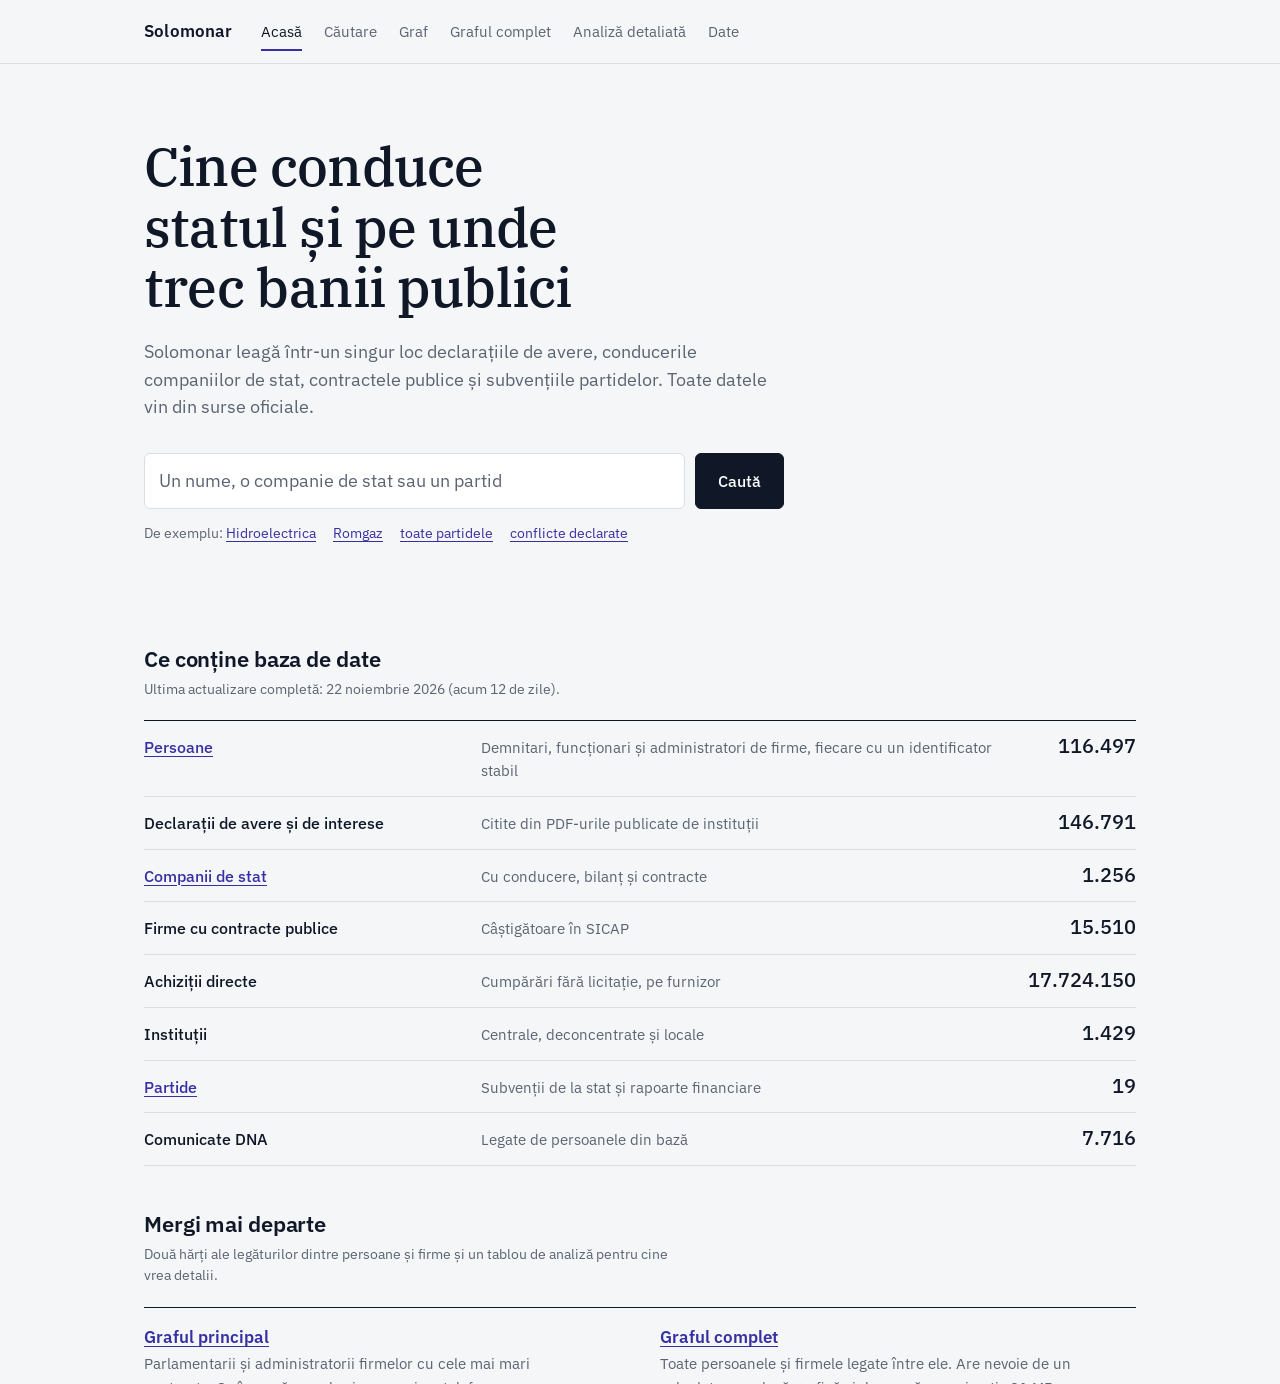
<file: index.html>
<!DOCTYPE html>
<html lang="ro">
<head>
  <meta charset="utf-8">
  <meta name="viewport" content="width=device-width, initial-scale=1">
  <meta http-equiv="refresh" content="0; url=./web/">
  <title>Solomonar — cine conduce statul și pe unde trec banii publici</title>
  <link rel="canonical" href="./web/">
  <link rel="stylesheet" href="web/solomonar.css">
</head>
<body>
  <main class="page" style="padding-top:72px;max-width:640px">
    <h1 style="font:500 32px/1.15 var(--serif);margin:0 0 12px">Solomonar</h1>
    <p>Pagina s-a mutat la <a href="./web/">web/</a>. Datele brute sunt în <a href="./data/v1/status.json">data/v1</a>, iar codul pe <a href="https://github.com/Endimion2k/solomonar">GitHub</a>.</p>
  </main>
</body>
</html>
</file>
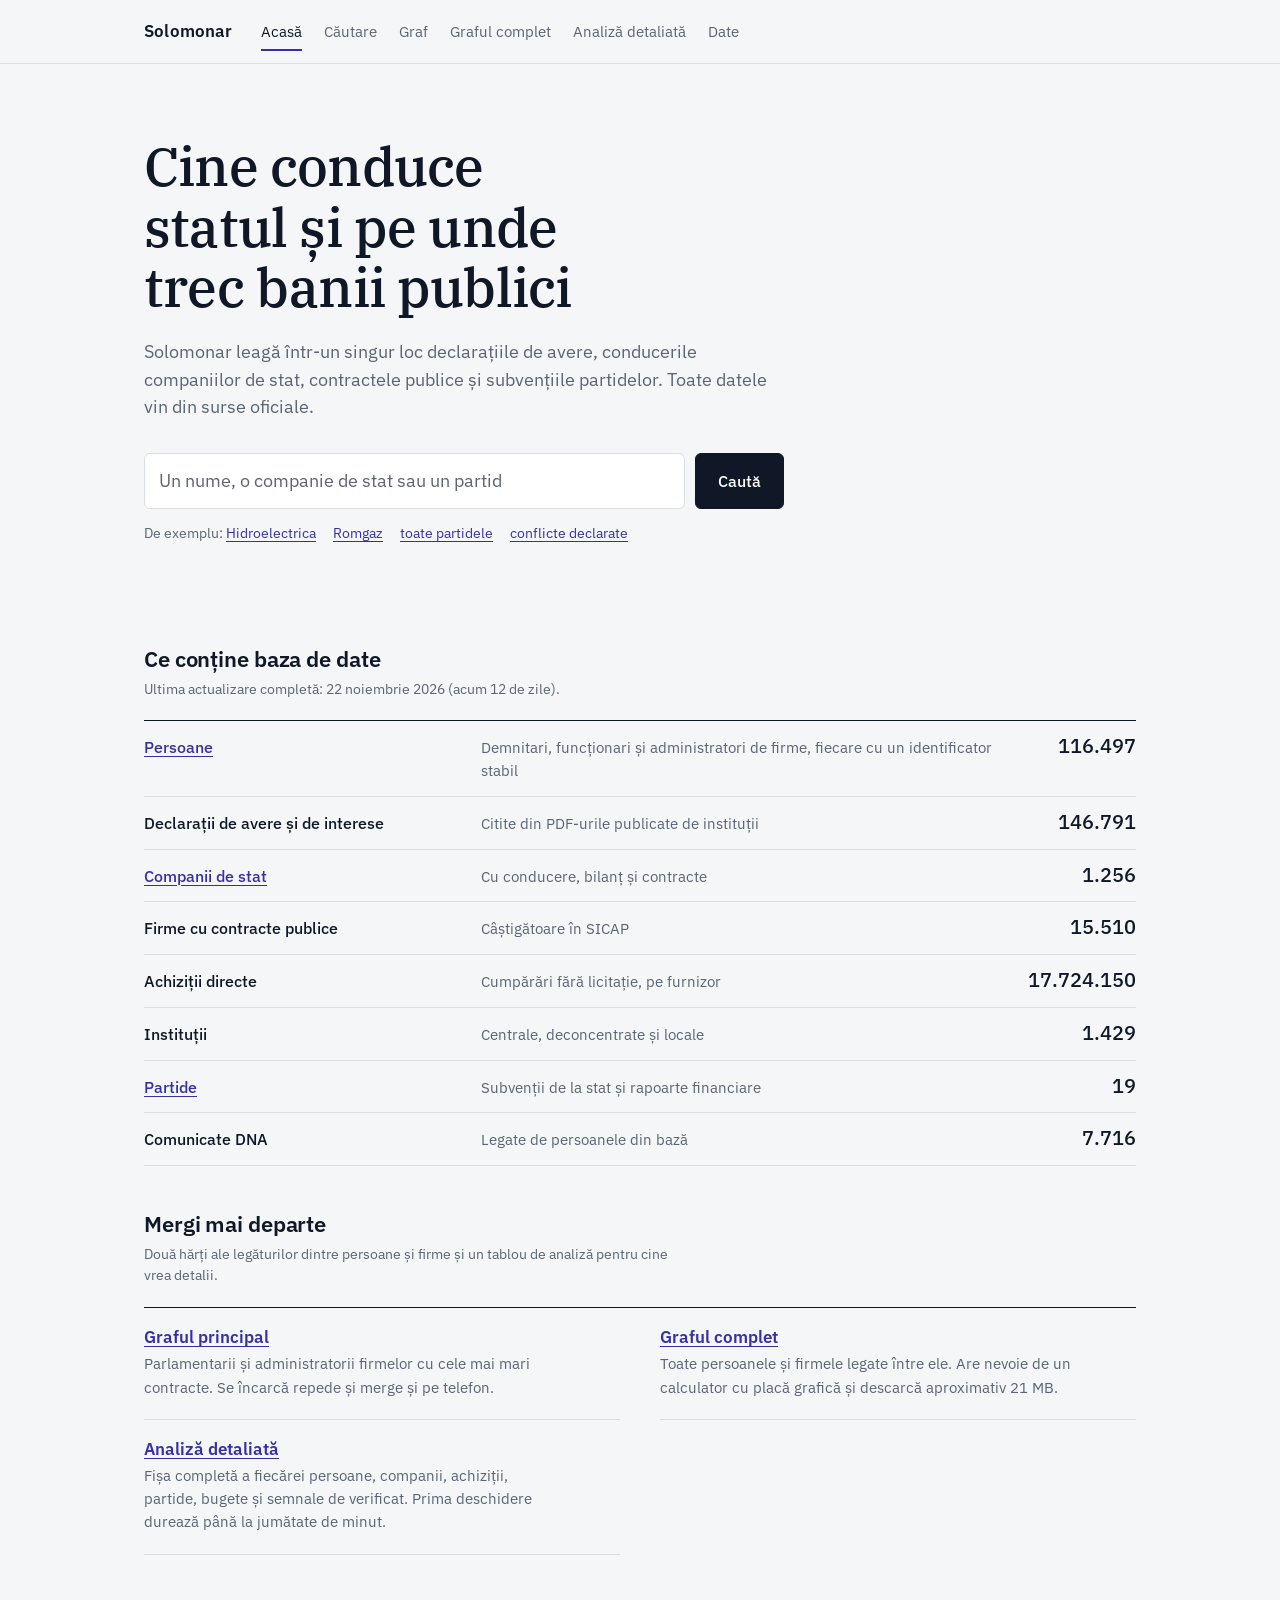
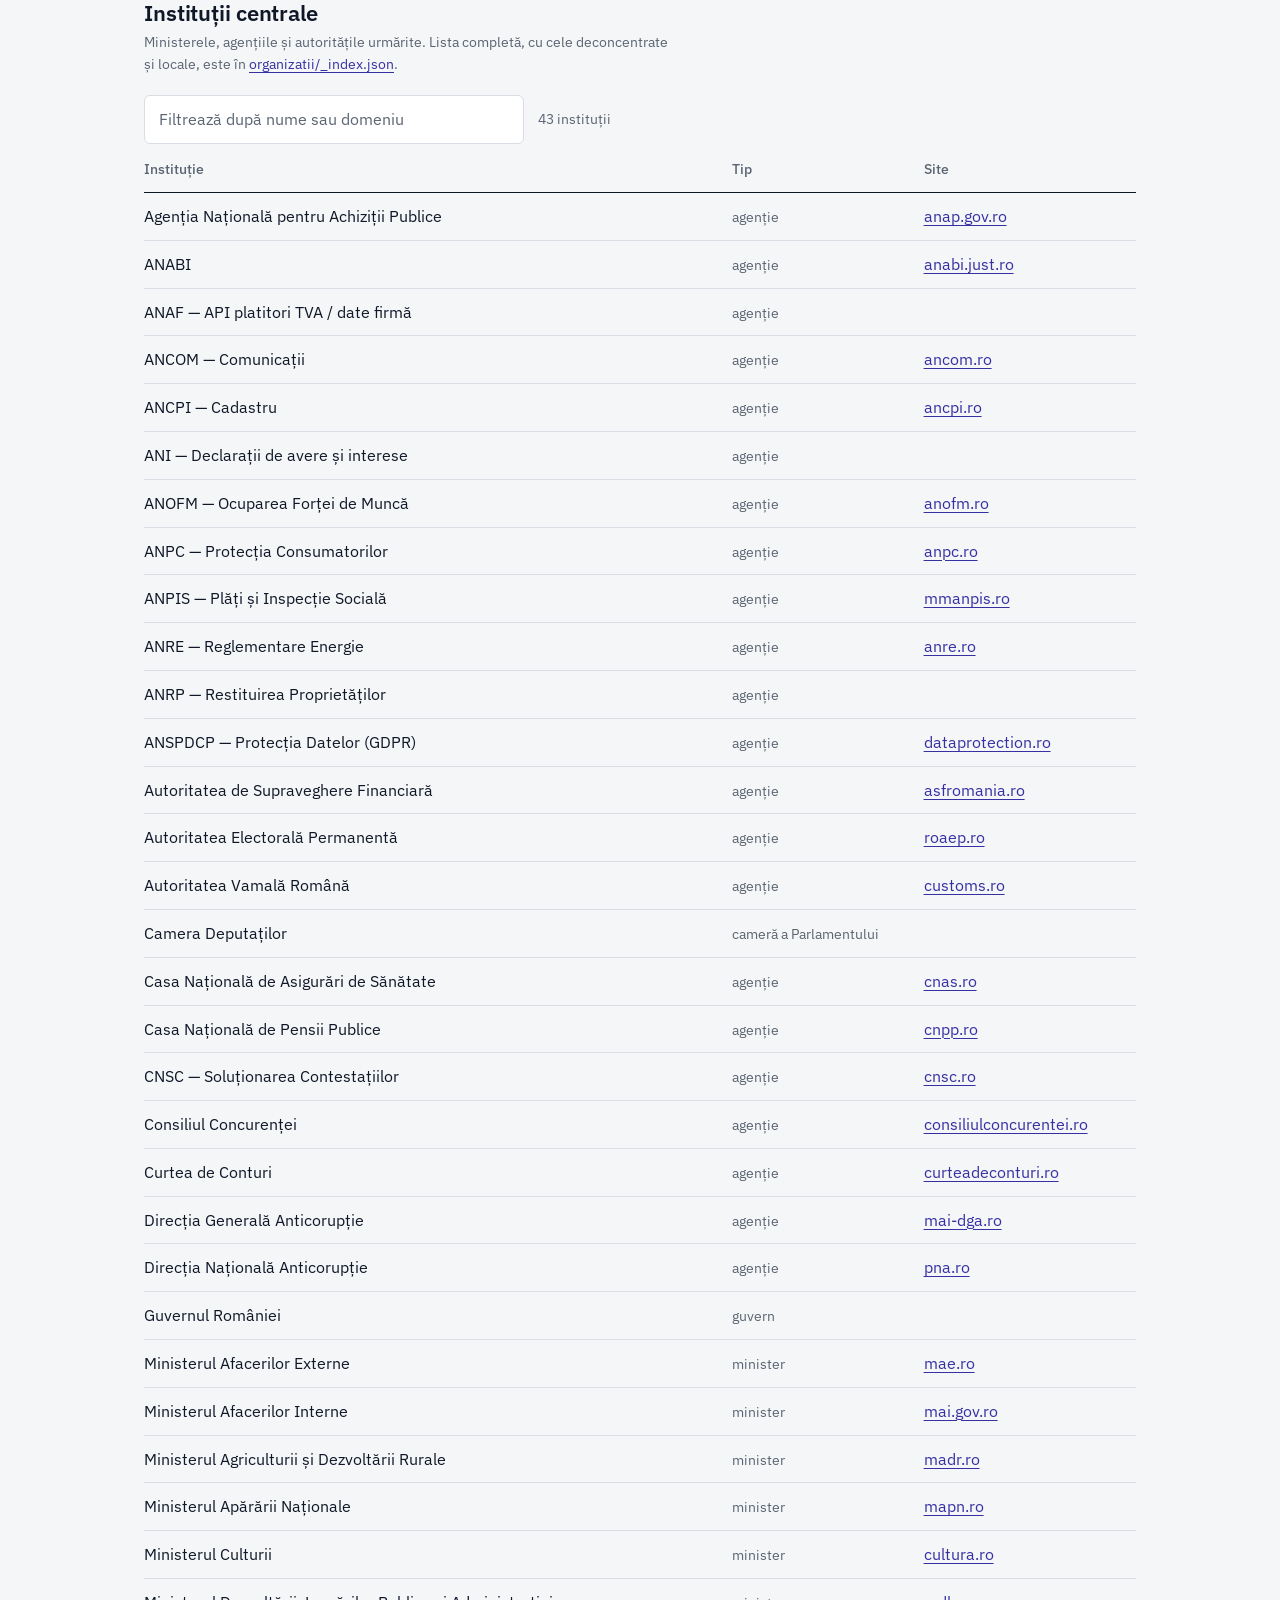
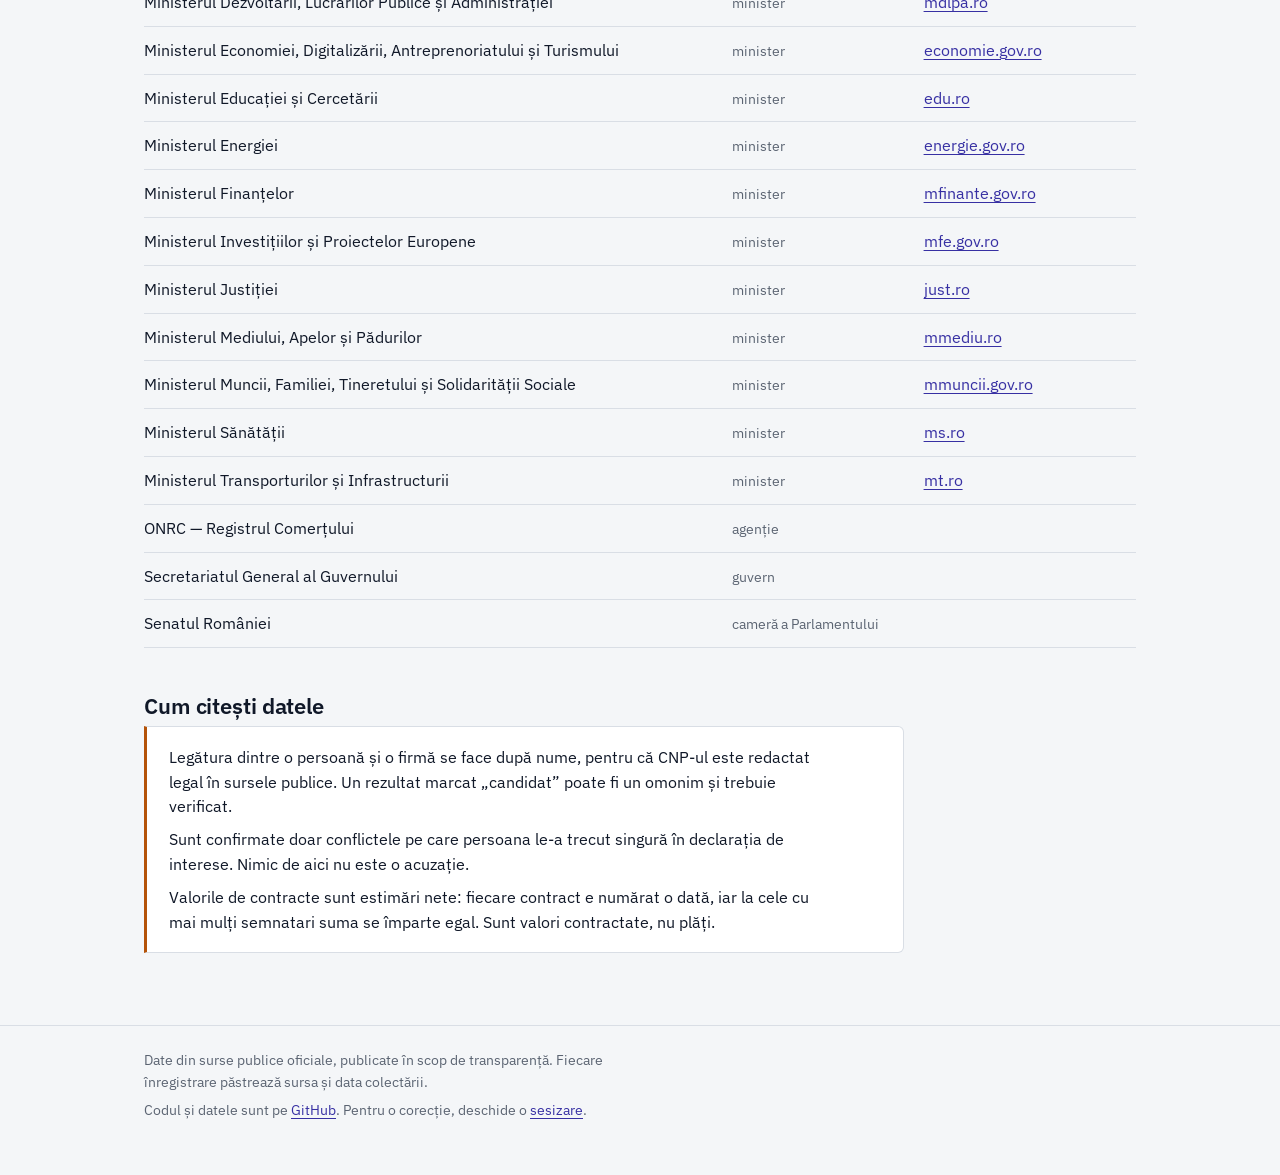
<file: web/index.html>
<!DOCTYPE html>
<html lang="ro">
<head>
  <meta charset="utf-8">
  <meta name="viewport" content="width=device-width, initial-scale=1">
  <title>Solomonar — cine conduce statul și pe unde trec banii publici</title>
  <meta name="description" content="Declarații de avere, conducerile companiilor de stat, contracte publice și subvențiile partidelor, legate într-un singur loc din surse oficiale.">
  <link rel="stylesheet" href="solomonar.css">
  <style>
    .hero { padding: 72px 0 56px; }
    .hero h1 {
      font: 500 clamp(32px, 5.2vw, 54px)/1.12 var(--serif);
      letter-spacing: -0.015em; margin: 0 0 20px; max-width: 17ch; text-wrap: balance;
    }
    .hero .lede { font-size: 18px; color: var(--muted); max-width: 58ch; margin: 0 0 32px; }
    .search-form { display: flex; gap: 10px; max-width: 640px; }
    .search-form .field { font-size: 18px; min-height: 56px; }
    .search-form .button { min-height: 56px; }
    .examples { margin: 14px 0 0; }
    .examples a { margin-right: 14px; white-space: nowrap; }

    h2 { font: 600 22px/1.25 var(--sans); margin: 0 0 6px; letter-spacing: -0.005em; }
    .section { padding: 44px 0 0; }
    .section > .note { margin: 0 0 20px; max-width: var(--measure); }

    .ledger { width: 100%; border-collapse: collapse; border-top: 1px solid var(--ink); }
    .ledger th, .ledger td { padding: 13px 0; border-bottom: 1px solid var(--line); vertical-align: baseline; text-align: left; }
    .ledger th { font-weight: 500; width: 34%; padding-right: 16px; }
    .ledger td.what { color: var(--muted); font-size: 15px; padding-right: 16px; }
    .ledger td.num { text-align: right; font: 500 20px/1.2 var(--sans); white-space: nowrap; }

    .routes { display: grid; grid-template-columns: 1fr 1fr; gap: 0 40px; border-top: 1px solid var(--ink); }
    .routes > div { padding: 18px 0 20px; border-bottom: 1px solid var(--line); }
    .routes h3 { font: 600 17px/1.3 var(--sans); margin: 0 0 4px; }
    .routes p { margin: 0; color: var(--muted); font-size: 15px; max-width: 46ch; }

    .toolbar { display: flex; gap: 14px; align-items: center; flex-wrap: wrap; margin-bottom: 4px; }
    .toolbar .field { max-width: 380px; }
    .orgs { width: 100%; border-collapse: collapse; }
    .orgs th, .orgs td { padding: 11px 12px 11px 0; border-bottom: 1px solid var(--line); text-align: left; vertical-align: baseline; }
    .orgs thead th { font-weight: 500; font-size: 14px; color: var(--muted); border-bottom-color: var(--ink); }
    .orgs td:last-child { overflow-wrap: anywhere; }

    .method { background: var(--surface); border: 1px solid var(--line); border-left: 3px solid var(--signal); border-radius: 0 6px 6px 0; padding: 18px 22px; max-width: 760px; }
    .method p { margin: 0 0 8px; max-width: var(--measure); }
    .method p:last-child { margin: 0; }

    @media (max-width: 640px) {
      .hero { padding: 40px 0 36px; }
      .search-form { flex-direction: column; }
      .ledger th { width: auto; }
      .ledger td.what { display: none; }
      .routes { grid-template-columns: 1fr; }
      .orgs th:nth-child(2), .orgs td:nth-child(2) { display: none; }
    }
  </style>
</head>
<body>
  <header class="masthead">
    <div class="masthead-inner">
      <a class="wordmark" href="index.html">Solomonar</a>
      <nav aria-label="Navigație principală">
        <a href="index.html" aria-current="page">Acasă</a>
        <a href="search.html">Căutare</a>
        <a href="graf.html">Graf</a>
        <a href="graf_full.html">Graful complet</a>
        <a href="https://solomonar.streamlit.app">Analiză detaliată</a>
        <a href="../data/v1/stats.json">Date</a>
      </nav>
    </div>
  </header>

  <main class="page">
    <section class="hero">
      <h1>Cine conduce statul și pe unde trec banii publici</h1>
      <p class="lede">Solomonar leagă într-un singur loc declarațiile de avere, conducerile companiilor de stat, contractele publice și subvențiile partidelor. Toate datele vin din surse oficiale.</p>
      <form class="search-form" action="search.html" method="get" role="search">
        <input class="field" type="search" name="q" placeholder="Un nume, o companie de stat sau un partid" aria-label="Caută o persoană, o companie sau un partid" autocomplete="off" required minlength="2">
        <button class="button" type="submit">Caută</button>
      </form>
      <p class="examples note">De exemplu:
        <a href="search.html?q=Hidroelectrica">Hidroelectrica</a>
        <a href="search.html?q=Romgaz">Romgaz</a>
        <a href="search.html?t=partid">toate partidele</a>
        <a href="search.html?t=conflict">conflicte declarate</a>
      </p>
    </section>

    <section class="section" aria-labelledby="h-ledger">
      <h2 id="h-ledger">Ce conține baza de date</h2>
      <p class="note" id="freshness">Se încarcă cifrele…</p>
      <table class="ledger">
        <tbody id="ledger"></tbody>
      </table>
    </section>

    <section class="section" aria-labelledby="h-routes">
      <h2 id="h-routes">Mergi mai departe</h2>
      <p class="note">Două hărți ale legăturilor dintre persoane și firme și un tablou de analiză pentru cine vrea detalii.</p>
      <div class="routes">
        <div>
          <h3><a href="graf.html">Graful principal</a></h3>
          <p>Parlamentarii și administratorii firmelor cu cele mai mari contracte. Se încarcă repede și merge și pe telefon.</p>
        </div>
        <div>
          <h3><a href="graf_full.html">Graful complet</a></h3>
          <p>Toate persoanele și firmele legate între ele. Are nevoie de un calculator cu placă grafică și descarcă aproximativ 21 MB.</p>
        </div>
        <div>
          <h3><a href="https://solomonar.streamlit.app">Analiză detaliată</a></h3>
          <p>Fișa completă a fiecărei persoane, companii, achiziții, partide, bugete și semnale de verificat. Prima deschidere durează până la jumătate de minut.</p>
        </div>
      </div>
    </section>

    <section class="section" aria-labelledby="h-orgs">
      <h2 id="h-orgs">Instituții centrale</h2>
      <p class="note">Ministerele, agențiile și autoritățile urmărite. Lista completă, cu cele deconcentrate și locale, este în <a href="../data/v1/organizatii/_index.json">organizatii/_index.json</a>.</p>
      <div class="toolbar">
        <input class="field" type="search" id="q" placeholder="Filtrează după nume sau domeniu" aria-label="Filtrează instituțiile">
        <span class="note" id="count" aria-live="polite"></span>
      </div>
      <table class="orgs">
        <thead><tr><th scope="col">Instituție</th><th scope="col">Tip</th><th scope="col">Site</th></tr></thead>
        <tbody id="rows"><tr><td colspan="3" class="note">Se încarcă…</td></tr></tbody>
      </table>
    </section>

    <section class="section" aria-labelledby="h-method">
      <h2 id="h-method">Cum citești datele</h2>
      <div class="method">
        <p>Legătura dintre o persoană și o firmă se face după nume, pentru că CNP-ul este redactat legal în sursele publice. Un rezultat marcat „candidat” poate fi un omonim și trebuie verificat.</p>
        <p>Sunt confirmate doar conflictele pe care persoana le-a trecut singură în declarația de interese. Nimic de aici nu este o acuzație.</p>
        <p>Valorile de contracte sunt estimări nete: fiecare contract e numărat o dată, iar la cele cu mai mulți semnatari suma se împarte egal. Sunt valori contractate, nu plăți.</p>
      </div>
    </section>
  </main>

  <footer class="footer">
    <div class="footer-inner">
      <p>Date din surse publice oficiale, publicate în scop de transparență. Fiecare înregistrare păstrează sursa și data colectării.</p>
      <p>Codul și datele sunt pe <a href="https://github.com/Endimion2k/solomonar">GitHub</a>. Pentru o corecție, deschide o <a href="https://github.com/Endimion2k/solomonar/issues">sesizare</a>.</p>
    </div>
  </footer>

  <script>
    const DATA = "../data/v1";
    const TYPE_LABEL = { ministry: "minister", agency: "agenție", government: "guvern", parliament_chamber: "cameră a Parlamentului" };
    const MS_PER_DAY = 86400000;
    let ALL = [];

    const $ = (id) => document.getElementById(id);
    const fmt = (n) => new Intl.NumberFormat("ro-RO").format(n);
    const esc = (s) => String(s ?? "").replace(/[&<>"']/g, (c) => ({ "&": "&amp;", "<": "&lt;", ">": "&gt;", '"': "&quot;", "'": "&#39;" }[c]));

    function ledgerRows(stats, status) {
      const c = status.collections || {};
      return [
        ["Persoane", "Demnitari, funcționari și administratori de firme, fiecare cu un identificator stabil", stats.gold?.persoane_canonice, "search.html?t=p"],
        ["Declarații de avere și de interese", "Citite din PDF-urile publicate de instituții", stats.declaratii?.total],
        ["Companii de stat", "Cu conducere, bilanț și contracte", stats.companii_stat?.total, "search.html?t=c"],
        ["Firme cu contracte publice", "Câștigătoare în SICAP", stats.achizitii?.firme_castigatoare],
        ["Achiziții directe", "Cumpărări fără licitație, pe furnizor", stats.achizitii?.achizitii_directe_total],
        ["Instituții", "Centrale, deconcentrate și locale", c.organizatii],
        ["Partide", "Subvenții de la stat și rapoarte financiare", stats.partide?.total, "search.html?t=partid"],
        ["Comunicate DNA", "Legate de persoanele din bază", stats.audit?.dna_comunicate],
      ].filter((r) => Number.isFinite(r[2]));
    }

    function renderLedger(stats, status) {
      $("ledger").innerHTML = ledgerRows(stats, status).map(([label, what, n, href]) =>
        `<tr><th scope="row">${href ? `<a href="${href}">${esc(label)}</a>` : esc(label)}</th><td class="what">${esc(what)}</td><td class="num">${fmt(n)}</td></tr>`
      ).join("");
      const gen = new Date(stats.generat || status.generated_at);
      if (isNaN(gen)) { $("freshness").textContent = ""; return; }
      const days = Math.max(0, Math.floor((Date.now() - gen) / MS_PER_DAY));
      const when = gen.toLocaleDateString("ro-RO", { day: "numeric", month: "long", year: "numeric" });
      const age = days === 0 ? "astăzi" : days === 1 ? "ieri" : `acum ${days} de zile`;
      $("freshness").textContent = `Ultima actualizare completă: ${when} (${age}).`;
    }

    function renderOrgs(list) {
      $("count").textContent = list.length === ALL.length ? `${list.length} instituții` : `${list.length} din ${ALL.length}`;
      if (!list.length) { $("rows").innerHTML = `<tr><td colspan="3" class="note">Nicio instituție nu se potrivește. Șterge filtrul ca să vezi toată lista.</td></tr>`; return; }
      $("rows").innerHTML = list.map((o) => {
        const domain = /^[a-z0-9.-]+$/i.test(o.domain || "") ? `<a href="https://${o.domain}" rel="noopener">${esc(o.domain)}</a>` : "";
        return `<tr><td>${esc(o.name)}</td><td class="note">${esc(TYPE_LABEL[o.type] || o.type || "")}</td><td>${domain}</td></tr>`;
      }).join("");
    }

    async function getJson(path) {
      const res = await fetch(`${DATA}/${path}`);
      if (!res.ok) throw new Error(`${path}: HTTP ${res.status}`);
      return res.json();
    }

    async function load() {
      try {
        const [status, stats, centrale] = await Promise.all([getJson("status.json"), getJson("stats.json"), getJson("organizatii/centrale.json")]);
        renderLedger(stats, status);
        ALL = (centrale.data || []).slice().sort((a, b) => (a.name || "").localeCompare(b.name || "", "ro"));
        renderOrgs(ALL);
      } catch (err) {
        $("freshness").textContent = "Cifrele nu s-au putut încărca. Reîncarcă pagina.";
        $("rows").innerHTML = `<tr><td colspan="3" class="note">Lista nu s-a putut încărca (${esc(err.message)}). Reîncarcă pagina.</td></tr>`;
      }
    }

    $("q").addEventListener("input", (e) => {
      const q = e.target.value.trim().toLowerCase();
      renderOrgs(!q ? ALL : ALL.filter((o) => (o.name || "").toLowerCase().includes(q) || (o.domain || "").toLowerCase().includes(q)));
    });
    load();
  </script>
</body>
</html>
</file>
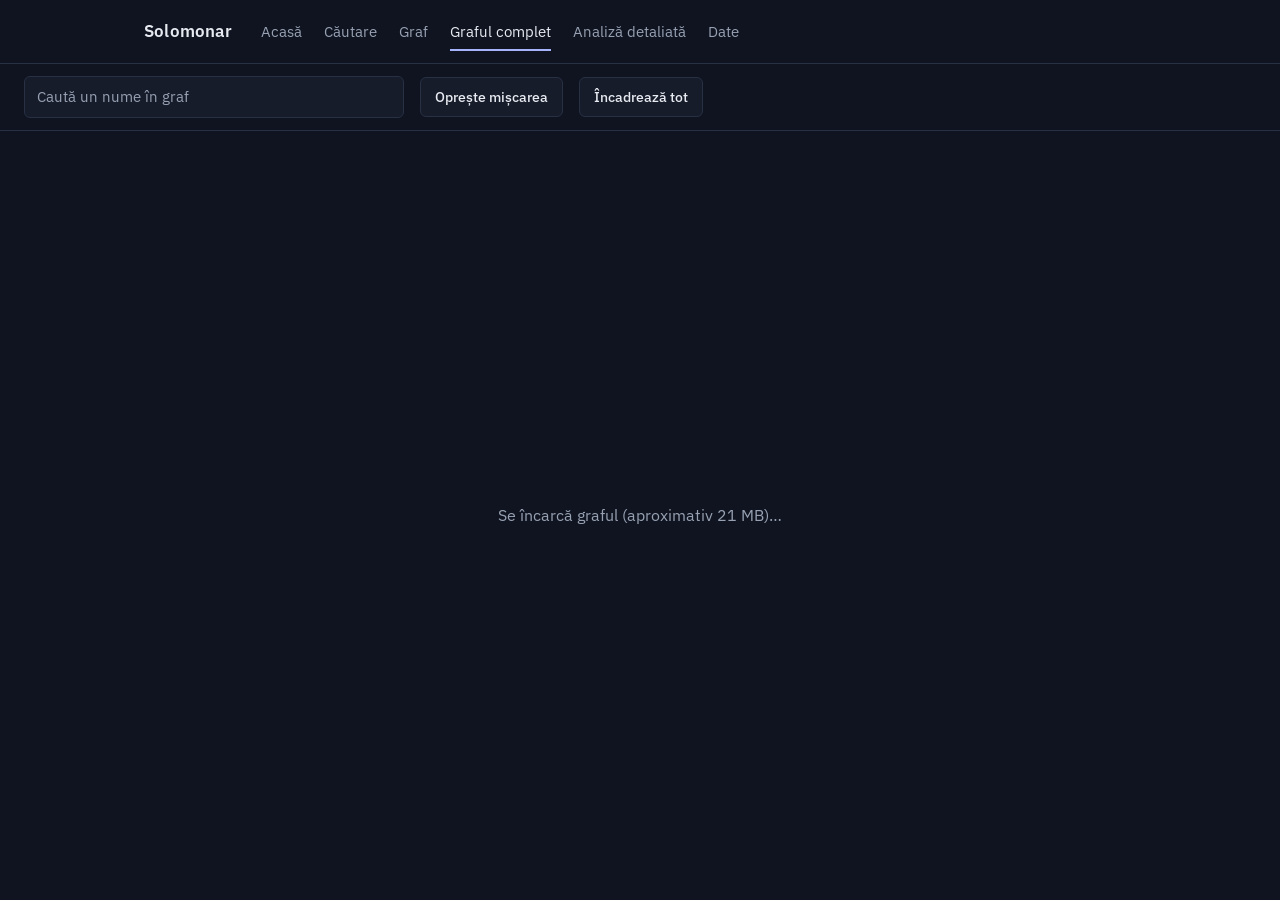
<file: web/graf_full.html>
<!DOCTYPE html>
<html lang="ro" class="canvas">
<head>
  <meta charset="utf-8">
  <meta name="viewport" content="width=device-width, initial-scale=1">
  <title>Graful complet — Solomonar</title>
  <meta name="description" content="Toate persoanele și firmele legate între ele, desenate pe placa grafică.">
  <link rel="stylesheet" href="solomonar.css">
  <style>
    html, body { height: 100%; }
    body { display: flex; flex-direction: column; overflow: hidden; }

    .bar { display: flex; gap: 10px 16px; align-items: center; flex-wrap: wrap; padding: 12px var(--gutter); border-bottom: 1px solid var(--line); }
    .finder { position: relative; flex: 1 1 260px; max-width: 380px; }
    .finder .field { min-height: 40px; padding: 8px 12px; font-size: 15px; }
    #search-results { position: absolute; left: 0; right: 0; top: calc(100% + 4px); z-index: 30; list-style: none; margin: 0; padding: 4px; max-height: 260px; overflow: auto; background: var(--surface); border: 1px solid var(--line); border-radius: 6px; }
    #search-results[hidden] { display: none; }
    #search-results button { display: block; width: 100%; min-height: 36px; padding: 6px 8px; font: inherit; font-size: 14px; color: var(--ink); background: none; border: 0; border-radius: 4px; cursor: pointer; text-align: left; }
    #search-results button:hover, #search-results button:focus-visible { background: var(--accent-soft); }
    #search-results small { color: var(--muted); }
    .bar .stats { margin: 0 0 0 auto; }

    .stage { position: relative; flex: 1; min-height: 0; }
    #graph { position: absolute; inset: 0; }
    #graph canvas { display: block; }
    .overlay { position: absolute; inset: 0; z-index: 20; display: flex; align-items: center; justify-content: center; padding: 24px; text-align: center; background: var(--paper); color: var(--muted); }
    .overlay[hidden] { display: none; }

    .legend { position: absolute; left: 16px; bottom: 16px; z-index: 10; display: grid; grid-template-columns: auto auto; gap: 4px 16px; padding: 10px 14px; font-size: 14px; background: var(--surface); border: 1px solid var(--line); border-radius: 6px; }
    .legend span { display: flex; align-items: center; gap: 8px; }
    .legend i { width: 10px; height: 10px; border-radius: 50%; flex: none; }
    #status { position: absolute; right: 16px; bottom: 16px; z-index: 10; margin: 0; max-width: min(46ch, calc(100% - 32px)); padding: 8px 12px; background: var(--surface); border: 1px solid var(--line); border-radius: 6px; }

    #tooltip { position: fixed; z-index: 40; pointer-events: none; max-width: 300px; padding: 10px 12px; font-size: 14px; background: var(--surface); border: 1px solid var(--line); border-radius: 6px; }
    #tooltip[hidden] { display: none; }
    #tooltip strong { display: block; margin-bottom: 2px; }
    #tooltip span { color: var(--muted); }

    @media (max-width: 640px) {
      .bar .stats { margin-left: 0; flex-basis: 100%; }
      .legend { left: 8px; bottom: 8px; }
      #status { left: 8px; right: 8px; bottom: auto; top: 8px; max-width: none; }
    }
  </style>
</head>
<body>
  <header class="masthead">
    <div class="masthead-inner">
      <a class="wordmark" href="index.html">Solomonar</a>
      <nav aria-label="Navigație principală">
        <a href="index.html">Acasă</a>
        <a href="search.html">Căutare</a>
        <a href="graf.html">Graf</a>
        <a href="graf_full.html" aria-current="page">Graful complet</a>
        <a href="https://solomonar.streamlit.app">Analiză detaliată</a>
        <a href="../data/v1/stats.json">Date</a>
      </nav>
    </div>
  </header>

  <div class="bar">
    <div class="finder">
      <input class="field" id="search" type="search" placeholder="Caută un nume în graf" autocomplete="off" aria-label="Caută un nod după nume">
      <ul id="search-results" hidden></ul>
    </div>
    <button class="button quiet" id="btn-pause" type="button">Oprește mișcarea</button>
    <button class="button quiet" id="btn-fit" type="button">Încadrează tot</button>
    <p class="note stats"><span id="stats"></span> <a id="scope-link" href="?toate=1"></a></p>
  </div>

  <main class="stage">
    <div id="graph" role="img" aria-label="Graf cu persoane și firme legate între ele"></div>
    <div class="legend" aria-label="Legendă">
      <span><i style="background:var(--node-parlamentar)"></i>parlamentar</span>
      <span><i style="background:var(--node-conflict)"></i>conflict declarat</span>
      <span><i style="background:var(--node-companie)"></i>firmă</span>
      <span><i style="background:var(--node-persoana)"></i>persoană</span>
    </div>
    <p class="note" id="status">Apasă pe un punct ca să-i vezi legăturile. Rotița mărește, tragerea mută harta.</p>
    <div class="overlay" id="loading">Se încarcă graful (aproximativ 21 MB)…</div>
  </main>

  <div id="tooltip" hidden></div>

<script type="module">
import { Graph } from "https://esm.sh/@cosmos.gl/graph@2.6.4";

const DATA_URL = "../data/v1/graf/graph_full.json";
const SPACE = 4096;               // limita cosmos.gl (WebGL)
const MIN_COMPONENT = 3;          // sub acest prag = pereche izolată, ascunsă implicit
const MAX_SEARCH_HITS = 25;
const HINT = "Apasă pe un punct ca să-i vezi legăturile. Rotița mărește, tragerea mută harta.";
const TYPE_LABEL = { parlamentar: "parlamentar", conflict: "conflict declarat", companie: "firmă", persoana: "persoană" };

const $ = (id) => document.getElementById(id);
const css = (name) => getComputedStyle(document.documentElement).getPropertyValue(name).trim();
const fmt = (n) => new Intl.NumberFormat("ro-RO").format(n);
const esc = (s) => String(s ?? "").replace(/[&<>"']/g, (c) => ({ "&": "&amp;", "<": "&lt;", ">": "&gt;", '"': "&quot;", "'": "&#39;" }[c]));
const norm = (s) => String(s ?? "").normalize("NFKD").replace(/[̀-ͯ]/g, "").toLowerCase();

function hexToRgb(hex) {
  const n = parseInt(hex.replace("#", ""), 16);
  return [(n >> 16) & 255, (n >> 8) & 255, n & 255];
}
const COLOR_HEX = {
  parlamentar: css("--node-parlamentar"), conflict: css("--node-conflict"),
  companie: css("--node-companie"), persoana: css("--node-persoana"),
};
const FALLBACK_HEX = css("--muted");

function fmtLei(v) {
  v = +v || 0;
  if (v >= 1e9) return (v / 1e9).toLocaleString("ro-RO", { maximumFractionDigits: 2 }) + " mld. lei";
  if (v >= 1e6) return (v / 1e6).toLocaleString("ro-RO", { maximumFractionDigits: 1 }) + " mil. lei";
  return fmt(Math.round(v)) + " lei";
}

function showError(text) {
  $("loading").hidden = false;
  $("loading").textContent = text;
}

/* Păstrează doar nodurile din componente conexe cu cel puțin `minSize` noduri (union-find). */
function keepLargeComponents(nodes, links, minSize) {
  const index = new Map(nodes.map((n, i) => [n.id, i]));
  const parent = Int32Array.from(nodes, (_, i) => i);
  const find = (x) => { while (parent[x] !== x) { parent[x] = parent[parent[x]]; x = parent[x]; } return x; };
  const pairs = [];
  for (const l of links) {
    const s = index.get(l.source), t = index.get(l.target);
    if (s === undefined || t === undefined) continue;
    pairs.push([s, t]);
    const rs = find(s), rt = find(t);
    if (rs !== rt) parent[rs] = rt;
  }
  const size = new Int32Array(nodes.length);
  for (let i = 0; i < nodes.length; i++) size[find(i)]++;
  const remap = new Int32Array(nodes.length).fill(-1);
  const kept = [];
  for (let i = 0; i < nodes.length; i++) {
    if (size[find(i)] >= minSize) { remap[i] = kept.length; kept.push(nodes[i]); }
  }
  const keptPairs = pairs.filter(([s, t]) => remap[s] >= 0 && remap[t] >= 0).map(([s, t]) => [remap[s], remap[t]]);
  return { nodes: kept, pairs: keptPairs };
}

async function main() {
  let data;
  try {
    const resp = await fetch(DATA_URL);
    if (!resp.ok) throw new Error(`HTTP ${resp.status}`);
    $("loading").textContent = "Se pregătește graful…";
    data = await resp.json();
  } catch (err) {
    showError(`Graful nu s-a putut încărca (${err.message}). Reîncarcă pagina.`);
    return;
  }

  const showAll = new URLSearchParams(location.search).has("toate");
  const { nodes, pairs } = keepLargeComponents(data.nodes, data.links, showAll ? 1 : MIN_COMPONENT);
  const N = nodes.length;
  const hiddenCount = data.nodes.length - N;

  $("stats").textContent = `${fmt(N)} noduri, ${fmt(pairs.length)} legături.`;
  const scope = $("scope-link");
  if (showAll) { scope.textContent = "Ascunde perechile izolate"; scope.href = location.pathname; }
  else if (hiddenCount) { scope.textContent = `Arată și cele ${fmt(hiddenCount)} din perechi izolate`; scope.href = "?toate=1"; }
  else scope.remove();

  const positions = new Float32Array(N * 2);
  const colors = new Float32Array(N * 4);
  const sizes = new Float32Array(N);
  for (let i = 0; i < N; i++) {
    positions[i * 2] = Math.random() * SPACE;
    positions[i * 2 + 1] = Math.random() * SPACE;
    const [r, g, b] = hexToRgb(COLOR_HEX[nodes[i].type] || FALLBACK_HEX);
    colors.set([r / 255, g / 255, b / 255, 1], i * 4);
    sizes[i] = Math.min(2 + Math.sqrt(nodes[i].deg || 0) * 2.4, 22);
  }
  const linkArr = new Float32Array(pairs.length * 2);
  pairs.forEach(([s, t], k) => { linkArr[k * 2] = s; linkArr[k * 2 + 1] = t; });

  let running = true;
  const graph = new Graph($("graph"), {
    backgroundColor: css("--paper"),
    spaceSize: SPACE,
    pointSizeScale: 1,
    scalePointsOnZoom: true,
    renderLinks: true,
    linkColor: "rgba(151,161,178,0.2)",
    linkWidth: 0.4,
    linkArrows: false,
    pointGreyoutOpacity: 0.08,
    linkGreyoutOpacity: 0.02,
    hoveredPointCursor: "pointer",
    renderHoveredPointRing: true,
    hoveredPointRingColor: css("--ink"),
    focusedPointRingColor: css("--ink"),
    enableDrag: true,
    fitViewOnInit: false,
    simulationGravity: 0.18,
    simulationRepulsion: 0.9,
    simulationLinkSpring: 1.1,
    simulationLinkDistance: 6,
    simulationFriction: 0.86,
    simulationDecay: 2500,
    onClick: (index) => (index == null ? clearHighlight() : highlightNeighbors(index)),
    onPointMouseOver: (index, pos, event) => showTooltip(index, event),
    onPointMouseOut: hideTooltip,
    onSimulationEnd: () => { running = false; $("btn-pause").textContent = "Pornește mișcarea"; },
  });
  graph.setPointPositions(positions);
  graph.setPointColors(colors);
  graph.setPointSizes(sizes);
  graph.setLinks(linkArr);
  graph.render();
  graph.start();
  setTimeout(() => graph.fitView(800), 600);

  function showTooltip(index, event) {
    const n = nodes[index];
    if (!n) return;
    const tip = $("tooltip");
    tip.innerHTML = `<strong>${esc(n.label)}</strong><span>${esc(TYPE_LABEL[n.type] || n.type)}, ${fmt(n.deg || 0)} legături` +
      (n.contracte ? `<br>contracte cu statul (brut): ${esc(fmtLei(n.contracte))}` : "") +
      (n.directe ? `<br>achiziții directe: ${esc(fmtLei(n.directe))}` : "") + "</span>";
    tip.hidden = false;
    const x = event?.clientX ?? 0, y = event?.clientY ?? 0;
    tip.style.left = Math.min(x + 14, innerWidth - tip.offsetWidth - 8) + "px";
    tip.style.top = Math.min(y + 14, innerHeight - tip.offsetHeight - 8) + "px";
  }
  function hideTooltip() { $("tooltip").hidden = true; }

  function clearHighlight() {
    graph.unselectPoints?.();
    $("status").textContent = HINT;
  }

  function highlightNeighbors(index) {
    let adjacent = [];
    try { adjacent = graph.getAdjacentIndices(index) || []; } catch { adjacent = []; }
    graph.selectPointsByIndices?.([...new Set([index, ...adjacent])]);
    $("status").textContent = `${nodes[index].label}: ${fmt(adjacent.length)} legături evidențiate. Apasă pe fundal ca să anulezi.`;
  }

  const input = $("search"), results = $("search-results");
  input.addEventListener("input", () => {
    const q = norm(input.value.trim());
    const hits = [];
    if (q.length >= 2) {
      for (let i = 0; i < N && hits.length < MAX_SEARCH_HITS; i++) if (norm(nodes[i].label).includes(q)) hits.push(i);
    }
    results.hidden = !hits.length;
    results.innerHTML = hits.map((i) =>
      `<li><button type="button" data-idx="${i}">${esc(nodes[i].label)} <small>${esc(TYPE_LABEL[nodes[i].type] || nodes[i].type)}</small></button></li>`
    ).join("");
  });
  results.addEventListener("click", (e) => {
    const btn = e.target.closest("button[data-idx]");
    if (!btn) return;
    const idx = Number(btn.dataset.idx);
    results.hidden = true;
    input.value = nodes[idx].label;
    try { graph.zoomToPointByIndex?.(idx, 1500, 8); } catch { /* versiuni fără zoom pe punct */ }
    highlightNeighbors(idx);
  });
  document.addEventListener("click", (e) => { if (!e.target.closest(".finder")) results.hidden = true; });

  $("btn-pause").addEventListener("click", () => {
    if (running) graph.pause(); else graph.start();
    running = !running;
    $("btn-pause").textContent = running ? "Oprește mișcarea" : "Pornește mișcarea";
  });
  $("btn-fit").addEventListener("click", () => graph.fitView(600));

  $("loading").hidden = true;
}

main().catch((err) => showError(`Graful nu a pornit (${err?.message || err}). Pagina are nevoie de WebGL.`));
</script>
</body>
</html>
</file>
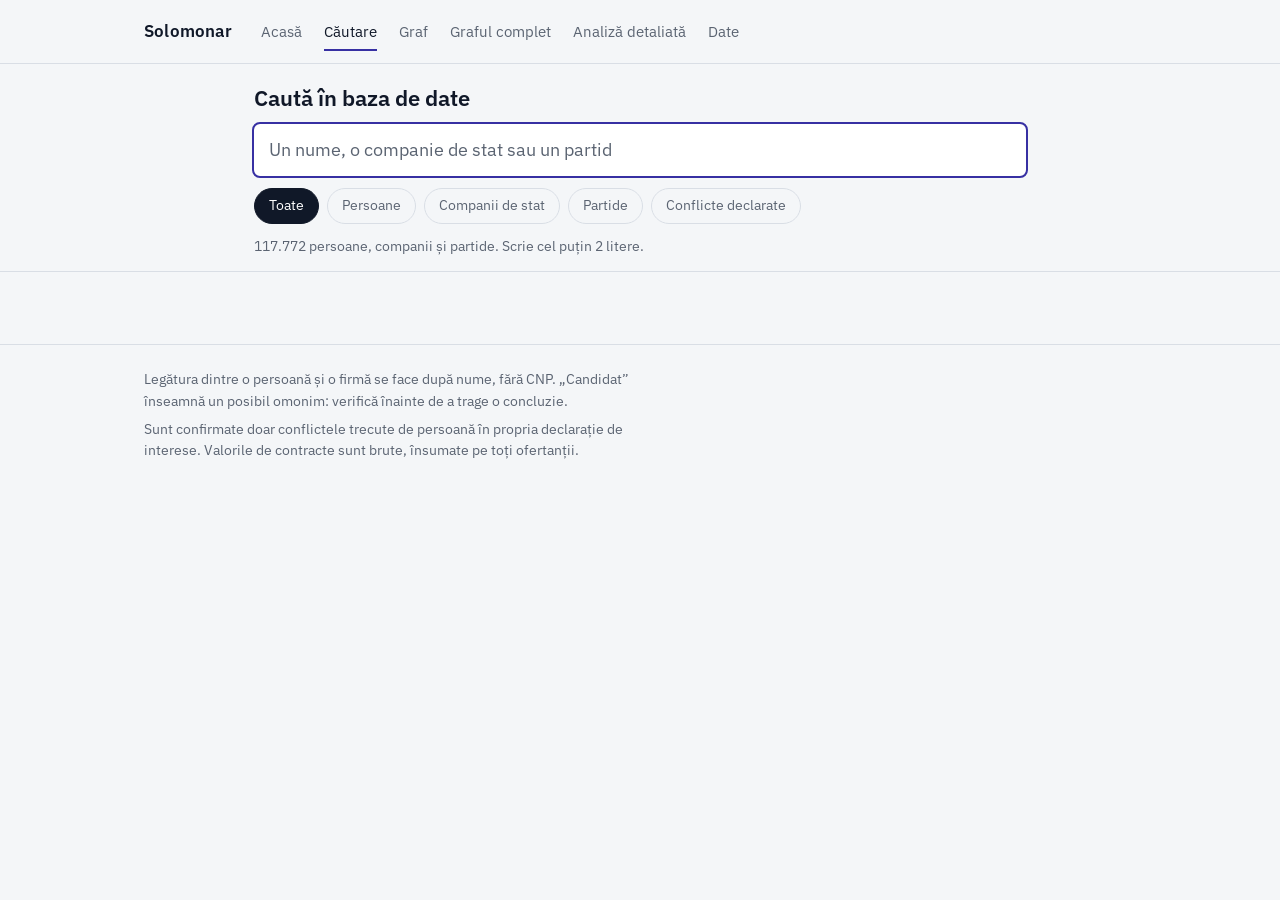
<file: web/search.html>
<!DOCTYPE html>
<html lang="ro">
<head>
  <meta charset="utf-8">
  <meta name="viewport" content="width=device-width, initial-scale=1">
  <title>Căutare — Solomonar</title>
  <meta name="description" content="Caută o persoană, o companie de stat sau un partid: declarații, conducere, contracte, subvenții.">
  <link rel="stylesheet" href="solomonar.css">
  <style>
    .searchbar { position: sticky; top: 0; z-index: 5; background: var(--paper); border-bottom: 1px solid var(--line); padding: 20px 0 14px; }
    .searchbar .inner { max-width: 820px; margin: 0 auto; padding: 0 var(--gutter); }
    h1 { font: 600 22px/1.25 var(--sans); margin: 0 0 12px; }
    .searchbar .field { font-size: 18px; }
    .filters { display: flex; gap: 8px; flex-wrap: wrap; margin-top: 12px; }
    .chip {
      font: inherit; font-size: 14px; min-height: 36px; padding: 0 14px; cursor: pointer;
      color: var(--muted); background: transparent; border: 1px solid var(--line); border-radius: 18px;
    }
    .chip:hover { color: var(--ink); border-color: var(--muted); }
    .chip[aria-pressed="true"] { color: var(--surface); background: var(--ink); border-color: var(--ink); }
    #status { margin: 12px 0 0; }

    .results { max-width: 820px; margin: 0 auto; padding: 0 var(--gutter); list-style: none; }
    .result { padding: 18px 0; border-bottom: 1px solid var(--line); }
    .result .top { display: flex; justify-content: space-between; align-items: baseline; gap: 6px 14px; flex-wrap: wrap; }
    .result .name { font: 600 17px/1.3 var(--sans); overflow-wrap: anywhere; }
    .result .facts { margin: 4px 0 0; color: var(--muted); font-size: 15px; }
    .result .facts b { color: var(--ink); font-weight: 500; }
    .result .links { margin: 6px 0 0; font-size: 14px; color: var(--muted); overflow-wrap: anywhere; }
    .result .links span { color: var(--ink); }
    .conflict { margin: 10px 0 0; padding: 10px 14px; font-size: 15px; background: var(--signal-soft); border-left: 3px solid var(--signal); border-radius: 0 6px 6px 0; }
    mark { background: var(--accent-soft); color: inherit; border-radius: 2px; padding: 0 1px; }
    .empty { max-width: 820px; margin: 0 auto; padding: 40px var(--gutter); color: var(--muted); }
    @media (max-width: 640px) { .searchbar { position: static; } }
  </style>
</head>
<body>
  <header class="masthead">
    <div class="masthead-inner">
      <a class="wordmark" href="index.html">Solomonar</a>
      <nav aria-label="Navigație principală">
        <a href="index.html">Acasă</a>
        <a href="search.html" aria-current="page">Căutare</a>
        <a href="graf.html">Graf</a>
        <a href="graf_full.html">Graful complet</a>
        <a href="https://solomonar.streamlit.app">Analiză detaliată</a>
        <a href="../data/v1/stats.json">Date</a>
      </nav>
    </div>
  </header>

  <div class="searchbar">
    <div class="inner">
      <h1>Caută în baza de date</h1>
      <input class="field" type="search" id="q" placeholder="Un nume, o companie de stat sau un partid" autocomplete="off" aria-label="Caută">
      <div class="filters" id="filters" role="group" aria-label="Filtrează după tip">
        <button class="chip" type="button" data-t="" aria-pressed="true">Toate</button>
        <button class="chip" type="button" data-t="p" aria-pressed="false">Persoane</button>
        <button class="chip" type="button" data-t="c" aria-pressed="false">Companii de stat</button>
        <button class="chip" type="button" data-t="partid" aria-pressed="false">Partide</button>
        <button class="chip" type="button" data-t="conflict" aria-pressed="false">Conflicte declarate</button>
      </div>
      <p class="note" id="status" aria-live="polite">Se încarcă indexul (13 MB)…</p>
    </div>
  </div>

  <main>
    <ul class="results" id="results"></ul>
  </main>

  <footer class="footer">
    <div class="footer-inner">
      <p>Legătura dintre o persoană și o firmă se face după nume, fără CNP. „Candidat” înseamnă un posibil omonim: verifică înainte de a trage o concluzie.</p>
      <p>Sunt confirmate doar conflictele trecute de persoană în propria declarație de interese. Valorile de contracte sunt brute, însumate pe toți ofertanții.</p>
    </div>
  </footer>

  <script>
    const DATA = "../data/v1";
    const MAX_RESULTS = 300;
    const MIN_QUERY = 2;
    const LISTABLE_WITHOUT_QUERY = new Set(["c", "partid", "conflict"]);
    const CONFIDENCE = { high: "identitate confirmată", context: "potrivire cu context", candidat: "candidat, posibil omonim" };
    const CONFIDENCE_TAG = { high: "is-ok", context: "is-accent", candidat: "" };

    const elQ = document.getElementById("q");
    const elR = document.getElementById("results");
    const elS = document.getElementById("status");
    const chips = [...document.querySelectorAll(".chip")];

    const params = new URLSearchParams(location.search);
    let INDEX = [];
    let TYPE = chips.some((c) => c.dataset.t === params.get("t")) ? params.get("t") : "";
    let Q = "";

    const fmt = (n) => (n == null ? "—" : new Intl.NumberFormat("ro-RO").format(n));
    const esc = (s) => String(s ?? "").replace(/[&<>"']/g, (c) => ({ "&": "&amp;", "<": "&lt;", ">": "&gt;", '"': "&quot;", "'": "&#39;" }[c]));
    const norm = (s) => String(s ?? "").normalize("NFKD").replace(/[̀-ͯ]/g, "").toLowerCase();

    function syncChips() { chips.forEach((c) => c.setAttribute("aria-pressed", String(c.dataset.t === TYPE))); }

    function syncUrl() {
      const p = new URLSearchParams();
      if (elQ.value.trim()) p.set("q", elQ.value.trim());
      if (TYPE) p.set("t", TYPE);
      history.replaceState(null, "", p.toString() ? `?${p}` : location.pathname);
    }

    function highlight(name) {
      if (Q.length < MIN_QUERY) return esc(name);
      const i = norm(name).indexOf(Q);
      if (i < 0 || norm(name).length !== name.length) return esc(name);
      return esc(name.slice(0, i)) + "<mark>" + esc(name.slice(i, i + Q.length)) + "</mark>" + esc(name.slice(i + Q.length));
    }

    function listLine(label, items) {
      return items && items.length ? `<p class="links">${label}: <span>${items.map((x) => esc(String(x).trim())).join(", ")}</span></p>` : "";
    }

    function personRow(i) {
      const facts = [];
      if (i.rol) facts.push(`<b>${esc(i.rol)}</b>`);
      if (i.nd) facts.push(`${fmt(i.nd)} ${i.nd === 1 ? "declarație" : "declarații"}`);
      if (i.nc) facts.push(`${fmt(i.nc)} ${i.nc === 1 ? "firmă" : "firme"}`);
      if (i.ct) facts.push(`contracte ale firmelor: <b>${fmt(i.ct)} lei</b>`);
      const conflict = i.conflict
        ? `<p class="conflict">Conflict trecut în propria declarație: ${i.conflict.map((c) => esc(c.f) + (c.v ? ` (${fmt(c.v)} lei în contracte)` : "")).join("; ")}</p>`
        : "";
      return `<li class="result"><div class="top"><span class="name">${highlight(i.n)}</span>
        <span class="tag ${CONFIDENCE_TAG[i.inc] || ""}">persoană, ${esc(CONFIDENCE[i.inc] || i.inc || "")}</span></div>
        ${facts.length ? `<p class="facts">${facts.join(", ")}</p>` : ""}${conflict}
        ${listLine("Conduce", i.co)}${listLine("Declară la", i.in)}</li>`;
    }

    function companyRow(i) {
      const facts = [];
      if (i.sector) facts.push(esc(i.sector));
      if (i.fin) facts.push(`cifră de afaceri <b>${fmt(i.fin.ca)} lei</b>` + (i.fin.profit != null ? `, profit ${fmt(i.fin.profit)} lei` : ""));
      if (i.contracte) facts.push(`contracte cu statul <b>${fmt(i.contracte.total)} lei</b> (${fmt(i.contracte.nr)})`);
      return `<li class="result"><div class="top"><span class="name">${highlight(i.n)}</span>
        <span class="tag is-ok">companie de stat${i.cui ? `, CUI ${esc(i.cui)}` : ""}</span></div>
        ${facts.length ? `<p class="facts">${facts.join("; ")}</p>` : ""}${listLine("Conducere", i.reps)}</li>`;
    }

    function partyRow(i) {
      return `<li class="result"><div class="top"><span class="name">${highlight(i.n)}</span><span class="tag is-signal">partid</span></div>
        <p class="facts">subvenție de la stat <b>${fmt(i.subv)} lei</b>, ${fmt(i.rvc)} rapoarte financiare, ${fmt(i.dep)} deputați, ${fmt(i.sen)} senatori</p></li>`;
    }

    const ROW = { p: personRow, c: companyRow };

    function render() {
      if (!INDEX.length) return;
      const hasQuery = Q.length >= MIN_QUERY;
      if (!hasQuery && !LISTABLE_WITHOUT_QUERY.has(TYPE)) {
        elR.innerHTML = "";
        elS.textContent = `${fmt(INDEX.length)} persoane, companii și partide. Scrie cel puțin ${MIN_QUERY} litere.`;
        return;
      }
      let res = INDEX;
      if (TYPE === "conflict") res = res.filter((i) => i.conflict);
      else if (TYPE) res = res.filter((i) => i.t === TYPE);
      if (hasQuery) res = res.filter((i) => (i.k || norm(i.n)).includes(Q));
      const total = res.length;
      res = res.slice(0, MAX_RESULTS);
      if (!total) {
        elS.textContent = "Niciun rezultat.";
        elR.innerHTML = `<li class="empty">Nimic nu se potrivește cu „${esc(elQ.value.trim())}”. Încearcă doar numele de familie sau alege „Toate”.</li>`;
        return;
      }
      elS.textContent = total > MAX_RESULTS ? `${fmt(total)} rezultate, afișate primele ${MAX_RESULTS}. Scrie mai mult ca să restrângi.` : `${fmt(total)} ${total === 1 ? "rezultat" : "rezultate"}`;
      elR.innerHTML = res.map((i) => (ROW[i.t] || partyRow)(i)).join("");
    }

    document.getElementById("filters").addEventListener("click", (e) => {
      const chip = e.target.closest(".chip");
      if (!chip) return;
      TYPE = chip.dataset.t;
      syncChips(); syncUrl(); render();
    });
    elQ.addEventListener("input", () => { Q = norm(elQ.value.trim()); syncUrl(); render(); });

    elQ.value = params.get("q") || "";
    Q = norm(elQ.value.trim());
    syncChips();
    if (!elQ.value) elQ.focus();

    fetch(`${DATA}/search/index.json`)
      .then((r) => { if (!r.ok) throw new Error(`HTTP ${r.status}`); return r.json(); })
      .then((d) => { INDEX = d.items || []; render(); })
      .catch((err) => { elS.textContent = `Indexul nu s-a putut încărca (${err.message}). Reîncarcă pagina.`; });
  </script>
</body>
</html>
</file>
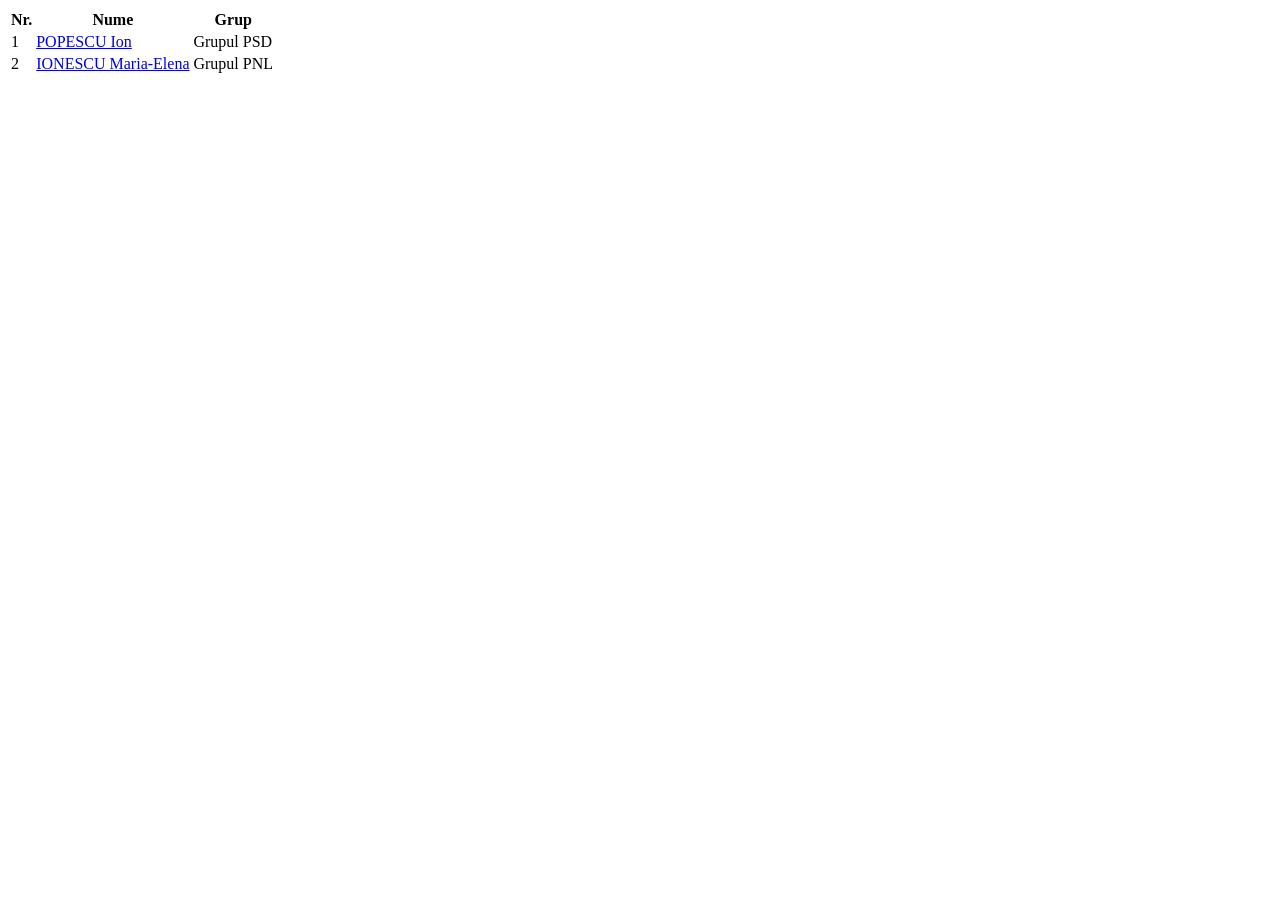
<file: connectors/parlament/tests/fixtures/senat_list.html>
<!DOCTYPE html>
<!-- Fixture SINTETIC reprezentativ pentru senat.ro/FisaSenatori.aspx (ASP.NET, chei GUID).
     Structura reală de validat pe HTML live. -->
<html lang="ro">
<head><meta charset="utf-8"><title>Senatori</title></head>
<body>
  <table id="grdSenatori">
    <tr><th>Nr.</th><th>Nume</th><th>Grup</th></tr>
    <tr>
      <td>1</td>
      <td><a href="FisaSenator.aspx?ParlamentarID=11111111-1111-1111-1111-111111111111">POPESCU Ion</a></td>
      <td>Grupul PSD</td>
    </tr>
    <tr>
      <td>2</td>
      <td><a href="FisaSenator.aspx?ParlamentarID=22222222-2222-2222-2222-222222222222">IONESCU Maria-Elena</a></td>
      <td>Grupul PNL</td>
    </tr>
  </table>
</body>
</html>
</file>
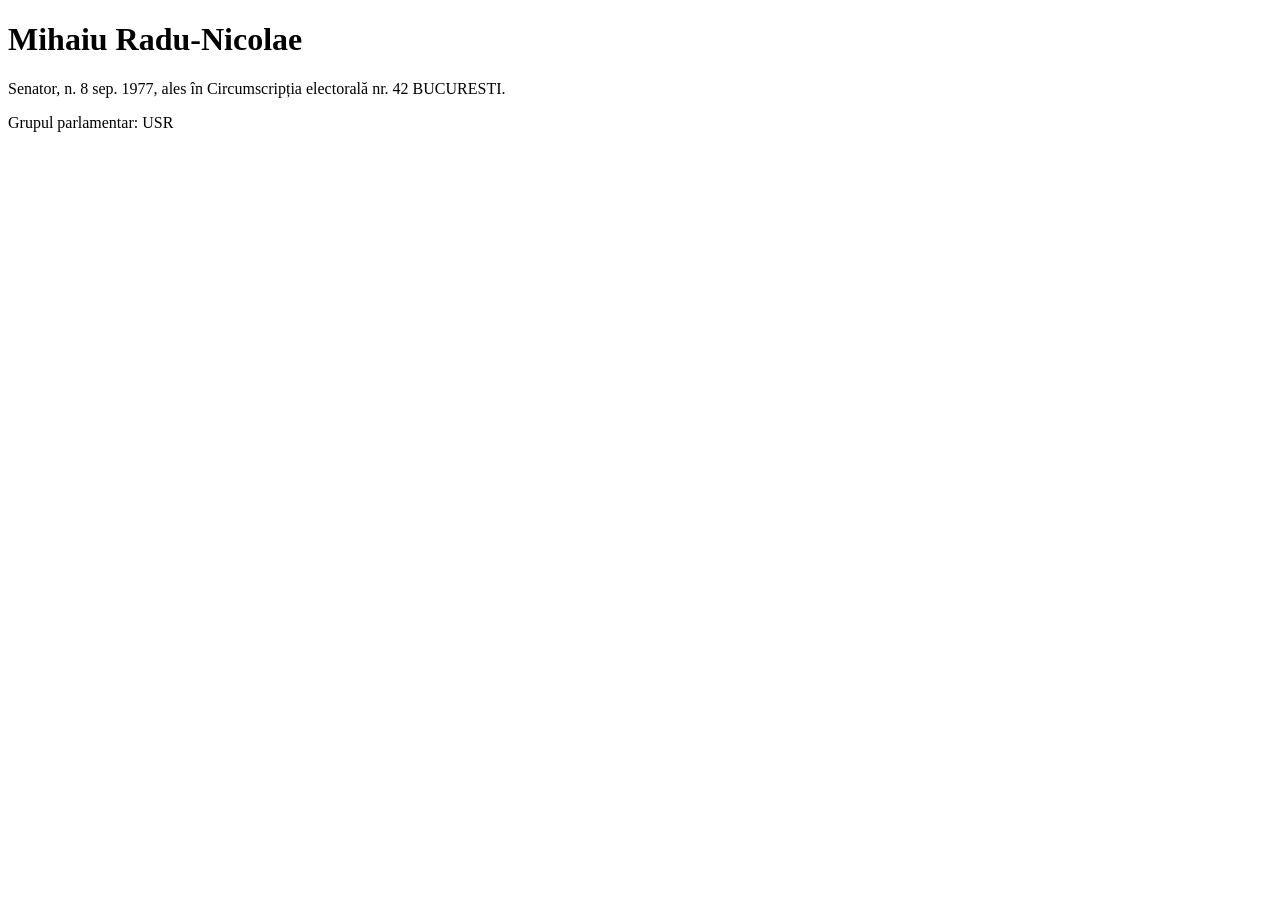
<file: connectors/parlament/tests/fixtures/senat_profile.html>
<!DOCTYPE html>
<!-- Fixture SINTETIC: profil senator senat.ro/FisaSenator.aspx.
     Persoană aleasă INTENȚIONAT identică cu deputatul real din deputat_189.html
     (Mihaiu Radu-Nicolae, n. 8 sep. 1977) pentru a testa unificarea bicamerală. -->
<html lang="ro">
<head><meta charset="utf-8"><title>Mihaiu Radu-Nicolae</title></head>
<body>
  <div id="fisa">
    <h1>Mihaiu Radu-Nicolae</h1>
    <p>Senator, n. 8 sep. 1977, ales în Circumscripția electorală nr. 42 BUCURESTI.</p>
    <p>Grupul parlamentar:  USR</p>
  </div>
</body>
</html>
</file>
<file: web/solomonar.css>
/* SOLOMONAR — stiluri comune pentru clientul static (index, search, graf, graf_full). */
@import url("https://fonts.googleapis.com/css2?family=IBM+Plex+Sans:wght@400;500;600&family=IBM+Plex+Serif:wght@500&display=swap");

:root {
  --paper: #f4f6f8;
  --surface: #ffffff;
  --ink: #101828;
  --muted: #5b6472;
  --line: #d9dee5;
  --accent: #3730a3;
  --accent-soft: #eceafb;
  --signal: #b45309;
  --signal-soft: #fdf3e1;
  --ok: #0f766e;

  --node-parlamentar: #b45309;
  --node-persoana: #3730a3;
  --node-companie: #0f766e;
  --node-conflict: #b91c1c;

  --sans: "IBM Plex Sans", "Segoe UI", system-ui, sans-serif;
  --serif: "IBM Plex Serif", Georgia, serif;
  --measure: 66ch;
  --page: 1040px;
  --gutter: 24px;
}

@media (prefers-color-scheme: dark) {
  :root {
    --paper: #0f1420;
    --surface: #161c2a;
    --ink: #e7eaf0;
    --muted: #97a1b2;
    --line: #283044;
    --accent: #a5b4fc;
    --accent-soft: #1e2440;
    --signal: #fbbf24;
    --signal-soft: #2b2210;
    --ok: #5eead4;
  }
}

/* Paginile de graf rămân pe fundal închis indiferent de tema sistemului. */
:root.canvas {
  --paper: #0f1420;
  --surface: #161c2a;
  --ink: #e7eaf0;
  --muted: #97a1b2;
  --line: #283044;
  --accent: #a5b4fc;
  --accent-soft: #1e2440;
  --signal: #fbbf24;
  --signal-soft: #2b2210;
  --ok: #5eead4;
  --node-parlamentar: #fbbf24;
  --node-persoana: #a5b4fc;
  --node-companie: #5eead4;
  --node-conflict: #f87171;
}

* { box-sizing: border-box; }

html { -webkit-text-size-adjust: 100%; }

body {
  margin: 0;
  background: var(--paper);
  color: var(--ink);
  font: 400 16px/1.55 var(--sans);
  font-variant-numeric: tabular-nums;
}

a { color: var(--accent); text-decoration: underline; text-decoration-thickness: 1px; text-underline-offset: 3px; }
a:hover { text-decoration-thickness: 2px; }

:focus-visible { outline: 2px solid var(--accent); outline-offset: 2px; border-radius: 2px; }

.page { max-width: var(--page); margin: 0 auto; padding: 0 var(--gutter); }

/* Bara de sus, aceeași pe toate paginile */
.masthead { border-bottom: 1px solid var(--line); background: var(--paper); }
.masthead-inner {
  max-width: var(--page); margin: 0 auto; padding: 14px var(--gutter);
  display: flex; align-items: center; gap: 8px 28px; flex-wrap: wrap;
}
.wordmark { font: 600 17px/1 var(--sans); letter-spacing: 0.01em; color: var(--ink); text-decoration: none; }
.masthead nav { display: flex; gap: 4px 22px; flex-wrap: wrap; }
.masthead nav a { color: var(--muted); text-decoration: none; font-size: 15px; padding: 6px 0; }
.masthead nav a:hover { color: var(--ink); }
.masthead nav a[aria-current="page"] { color: var(--ink); box-shadow: 0 2px 0 var(--accent); }

/* Câmp de căutare + buton */
.field {
  width: 100%; min-height: 48px; padding: 11px 14px;
  font: inherit; color: var(--ink); background: var(--surface);
  border: 1px solid var(--line); border-radius: 6px;
}
.field::placeholder { color: var(--muted); }
.field:focus { outline: 2px solid var(--accent); outline-offset: 0; border-color: transparent; }
.button {
  min-height: 48px; padding: 0 22px; font: 500 16px/1 var(--sans);
  color: var(--surface); background: var(--ink);
  border: 1px solid var(--ink); border-radius: 6px; cursor: pointer;
}
.button:hover { background: var(--accent); border-color: var(--accent); }
.button.quiet { color: var(--ink); background: var(--surface); border-color: var(--line); min-height: 40px; padding: 0 14px; font-size: 14px; }
.button.quiet:hover { border-color: var(--ink); background: var(--surface); }

.note { color: var(--muted); font-size: 14px; }

.tag {
  display: inline-block; font-size: 13px; line-height: 1.5; padding: 0 8px;
  border: 1px solid var(--line); border-radius: 4px; color: var(--muted); white-space: nowrap;
}
.tag.is-accent { color: var(--accent); border-color: currentColor; }
.tag.is-ok { color: var(--ok); border-color: currentColor; }
.tag.is-signal { color: var(--signal); border-color: currentColor; }

.footer { margin-top: 72px; border-top: 1px solid var(--line); }
.footer-inner { max-width: var(--page); margin: 0 auto; padding: 24px var(--gutter) 48px; color: var(--muted); font-size: 14px; }
.footer-inner p { margin: 0 0 6px; max-width: var(--measure); }

@media (max-width: 640px) {
  :root { --gutter: 16px; }
  .masthead-inner { gap: 4px 20px; }
  .masthead nav { gap: 0 14px; }
  .masthead nav a { font-size: 14px; }
}

@media (prefers-reduced-motion: reduce) {
  * { animation: none !important; transition: none !important; scroll-behavior: auto !important; }
}
</file>
